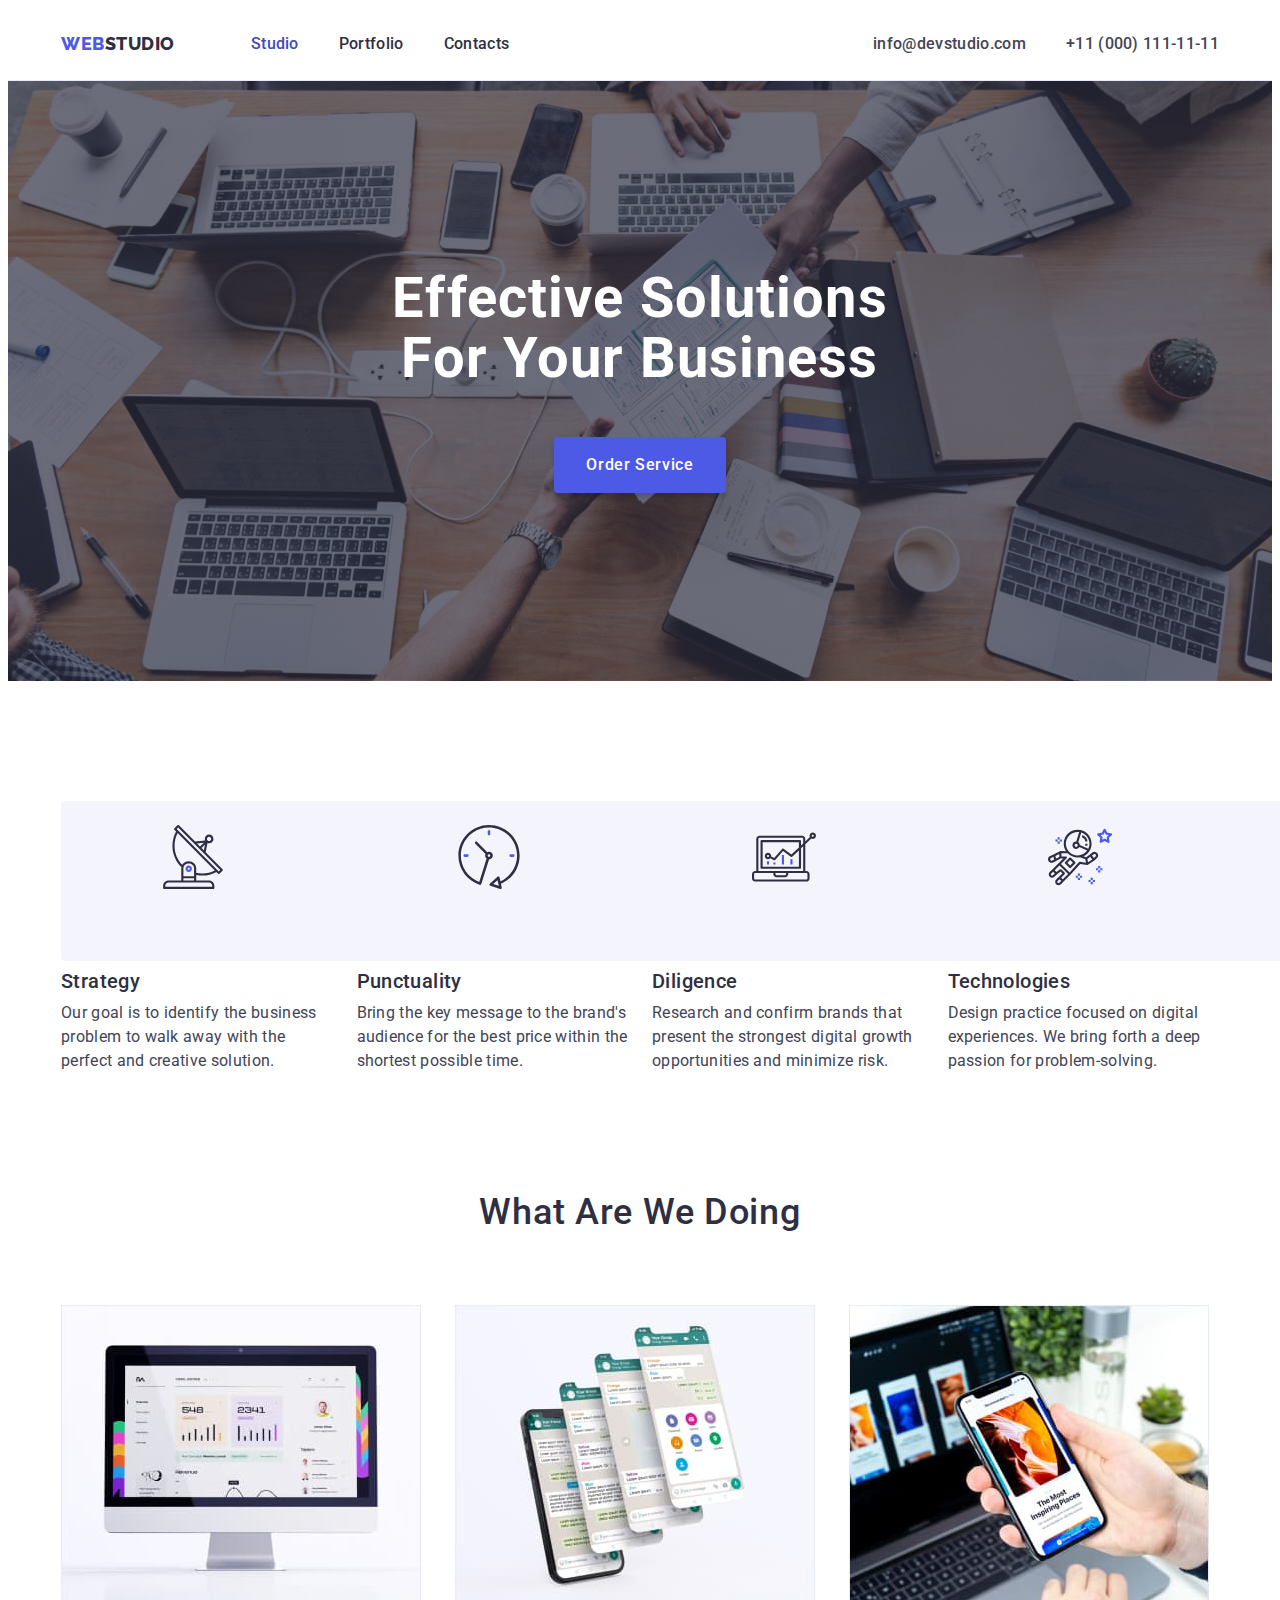
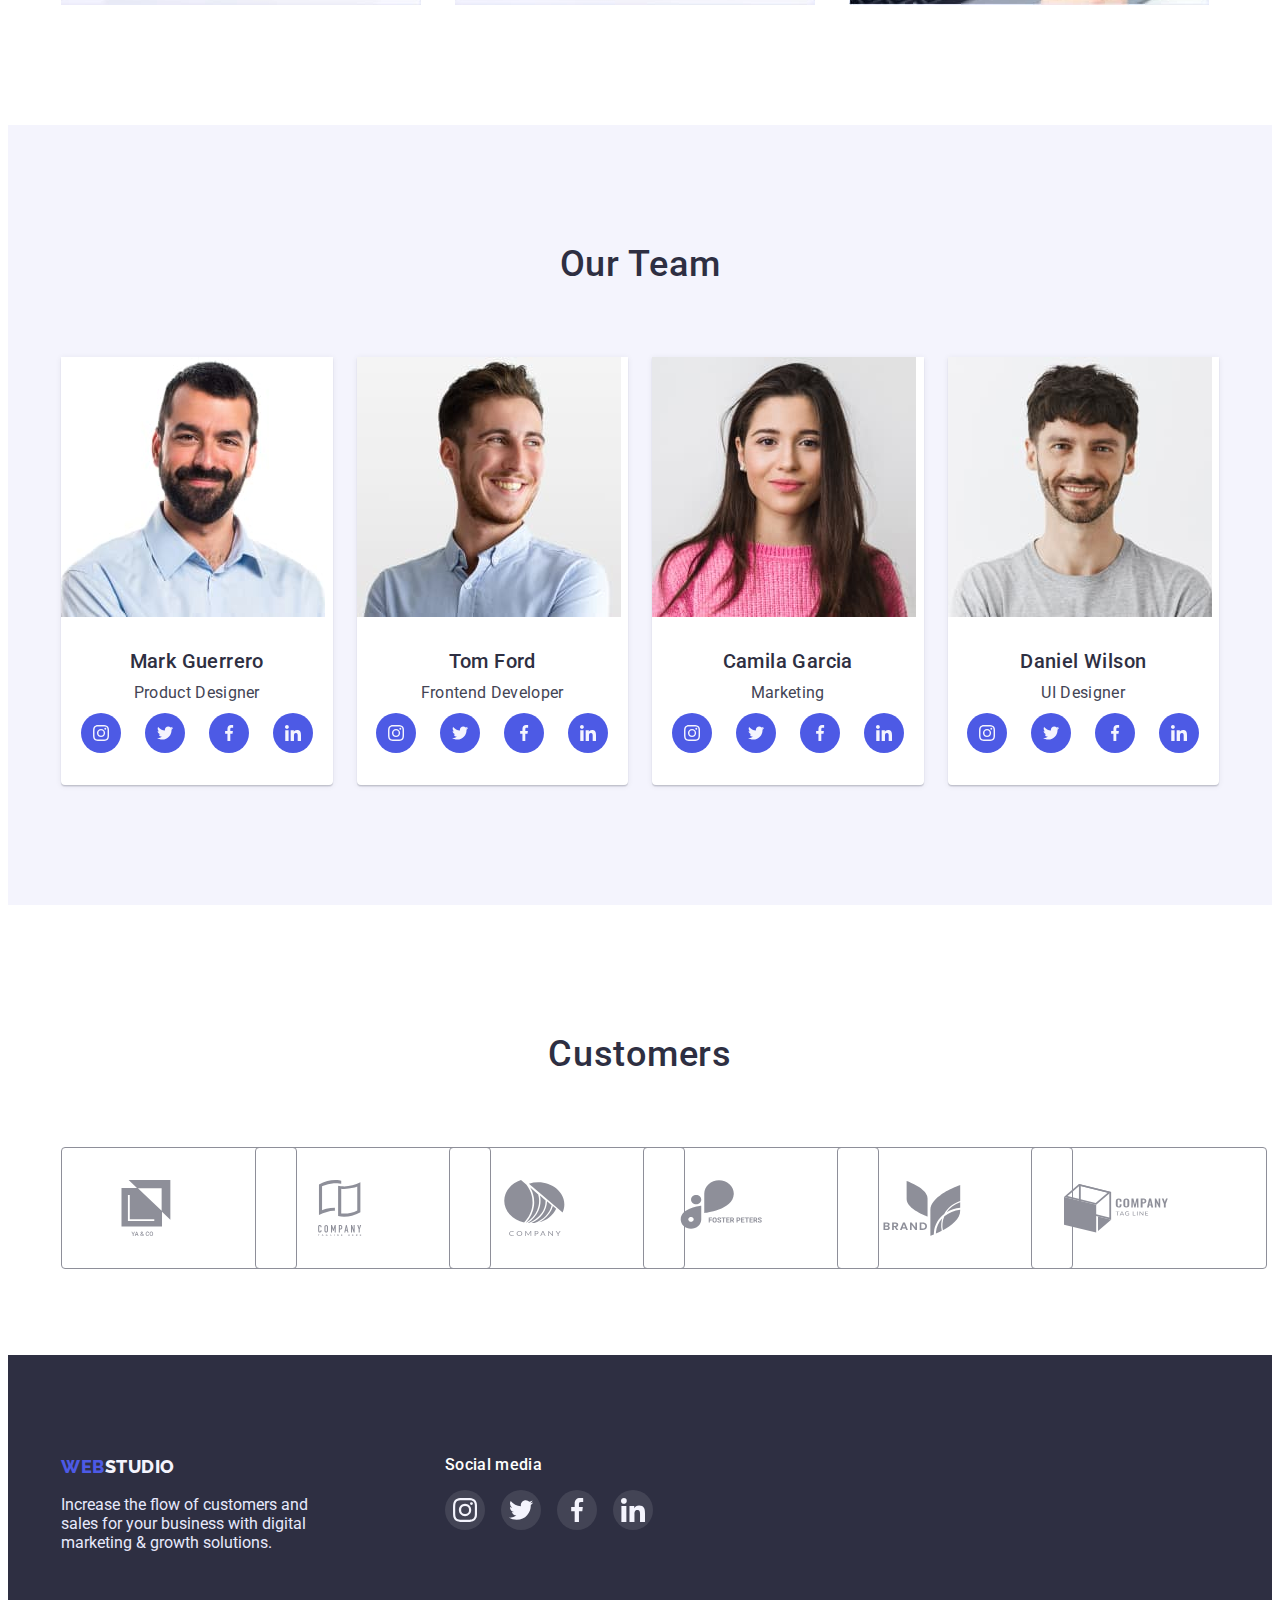
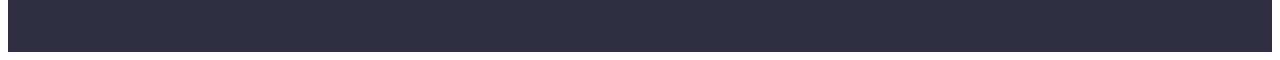
<file: index.html>
<!DOCTYPE html>
<html lang="en">
  <head>
    <meta charset="UTF-8" />
    <meta http-equiv="X-UA-Compatible" content="IE=edge" />
    <meta name="viewport" content="width=device-width, initial-scale=1.0" />
    <link rel="preconnect" href="https://fonts.googleapis.com" />
    <link rel="preconnect" href="https://fonts.gstatic.com" crossorigin />
    <link
      href="https://fonts.googleapis.com/css2?family=Raleway:wght@800&family=Roboto:wght@400;500;700;900&display=swap"
      rel="stylesheet"
    />
    <title>Web Studio</title>
    <link
      rel="stylesheet"
      href="https://cdnjs.cloudflare.com/ajax/libs/modern-normalize/1.1.0/modern-normalize.min.css"
      integrity="sha512-wpPYUAdjBVSE4KJnH1VR1HeZfpl1ub8YT/NKx4PuQ5NmX2tKuGu6U/JRp5y+Y8XG2tV+wKQpNHVUX03MfMFn9Q=="
      crossorigin="anonymous"
      referrerpolicy="no-referrer"
    />
    <link rel="stylesheet" href="./css/styles.css" />
  </head>
  <body>
    <header class="header">
      <div class="container header-container">
        <nav class="navigation">
          <a class="navigation-logo logo link" href="./index.html">
            <span class="logo-part">Web</span>Studio</a
          >
          <ul class="navigation-list list">
            <li class="item">
              <a class="navigation-link current link" href="./index.html"
                >Studio</a
              >
            </li>
            <li class="item">
              <a class="navigation-link link" href="./portfolio.html"
                >Portfolio</a
              >
            </li>
            <li class="item">
              <a class="navigation-link link" href="#">Contacts</a>
            </li>
          </ul>
        </nav>
        <ul class="contacts-list list">
          <li class="item">
            <a class="contacts-link link" href="mailto:info@devstudio.com"
              >info@devstudio.com</a
            >
          </li>
          <li class="item">
            <a class="contacts-link link" href="tel:+110001111111"
              >+11 (000) 111-11-11</a
            >
          </li>
        </ul>
      </div>
    </header>
    <main>
      <section class="hero section">
        <div class="container">
          <h1 class="hero-title title">
            Effective Solutions for Your Business
          </h1>
          <button class="hero-btn btn" type="button">Order Service</button>
        </div>
      </section>
      <section class="preferences section">
        <div class="container">
          <h2 class="preferences-title title visually-hidden">
            Our advantages
          </h2>
          <ul class="preferences-list list">
            <li class="item">
              <div class="preferences-wrap">
                <svg class="preferences-icon" width="64" height="64">
                  <use href="./images/icons.svg#icon-antenna"></use>
                </svg>
              </div>
              <h3 class="preferences-subtitle subtitle">Strategy</h3>
              <p class="preferences-text text">
                Our goal is to identify the business problem to walk away with
                the perfect and creative solution.
              </p>
            </li>
            <li class="item">
              <div class="preferences-wrap">
                <svg class="preferences-icon" width="64" height="64">
                  <use href="./images/icons.svg#icon-clock"></use>
                </svg>
              </div>
              <h3 class="preferences-subtitle subtitle">Punctuality</h3>
              <p class="preferences-text text">
                Bring the key message to the brand's audience for the best price
                within the shortest possible time.
              </p>
            </li>
            <li class="item">
              <div class="preferences-wrap">
                <svg class="preferences-icon" width="64" height="64">
                  <use href="./images/icons.svg#icon-diagram"></use>
                </svg>
              </div>
              <h3 class="preferences-subtitle subtitle">Diligence</h3>
              <p class="preferences-text text">
                Research and confirm brands that present the strongest digital
                growth opportunities and minimize risk.
              </p>
            </li>
            <li class="item">
              <div class="preferences-wrap">
                <svg class="preferences-icon" width="64" height="64">
                  <use href="./images/icons.svg#icon-astronaut"></use>
                </svg>
              </div>
              <h3 class="preferences-subtitle subtitle">Technologies</h3>
              <p class="preferences-text text">
                Design practice focused on digital experiences. We bring forth a
                deep passion for problem-solving.
              </p>
            </li>
          </ul>
        </div>
      </section>
      <section class="work section">
        <div class="container">
          <h2 class="work-title title">What are we doing</h2>
          <ul class="work-list list">
            <li class="item">
              <img
                src="./images/img-1.jpg"
                alt="monitor"
                width="360"
                height="300"
              />
            </li>
            <li class="item">
              <img
                src="./images/img-2.jpg"
                alt="application"
                width="360"
                height="300"
              />
            </li>
            <li class="item">
              <img
                src="./images/img-3.jpg"
                alt="mobile"
                width="360"
                height="290"
              />
            </li>
          </ul>
        </div>
      </section>
      <section class="team section">
        <div class="container">
          <h2 class="team-title title">Our Team</h2>
          <ul class="team-list list">
            <li class="item">
              <img
                src="./images/img-mark-guerrero.jpg"
                alt="Mark Guerrero"
                width="264"
                height="260"
              />
              <div class="card-wrap">
                <h3 class="team-name subtitle">Mark Guerrero</h3>
                <p class="team-position text">Product Designer</p>
                <ul class="team-soc-list list">
                  <li class="team-soc-item">
                    <a
                      class="team-soc-link link"
                      aria-label="instagram"
                      href=""
                    >
                      <svg class="team-soc-icon" width="16" height="16">
                        <use href="./images/icons.svg#icon-instagram"></use>
                      </svg>
                    </a>
                  </li>
                  <li class="team-soc-item">
                    <a class="team-soc-link link" aria-label="twitter" href="">
                      <svg class="team-soc-icon" width="16" height="16">
                        <use href="./images/icons.svg#icon-twitter"></use>
                      </svg>
                    </a>
                  </li>
                  <li class="team-soc-item">
                    <a class="team-soc-link link" aria-label="facebook" href="">
                      <svg class="team-soc-icon" width="16" height="16">
                        <use href="./images/icons.svg#icon-facebook"></use>
                      </svg>
                    </a>
                  </li>
                  <li class="team-soc-item">
                    <a class="team-soc-link link" aria-label="linkedin" href="">
                      <svg class="team-soc-icon" width="16" height="16">
                        <use href="./images/icons.svg#icon-linkedin"></use>
                      </svg>
                    </a>
                  </li>
                </ul>
              </div>
            </li>
            <li class="item">
              <img
                src="./images/img-tom-ford.jpg"
                alt="Tom Ford"
                width="264"
                height="260"
              />
              <div class="card-wrap">
                <h3 class="team-name subtitle">Tom Ford</h3>
                <p class="team-position text">Frontend Developer</p>
                <ul class="team-soc-list list">
                  <li class="team-soc-item">
                    <a
                      class="team-soc-link link"
                      aria-label="instagram"
                      href=""
                    >
                      <svg class="team-soc-icon" width="16" height="16">
                        <use href="./images/icons.svg#icon-instagram"></use>
                      </svg>
                    </a>
                  </li>
                  <li class="team-soc-item">
                    <a class="team-soc-link link" aria-label="twitter" href="">
                      <svg class="team-soc-icon" width="16" height="16">
                        <use href="./images/icons.svg#icon-twitter"></use>
                      </svg>
                    </a>
                  </li>
                  <li class="team-soc-item">
                    <a class="team-soc-link link" aria-label="facebook" href="">
                      <svg class="team-soc-icon" width="16" height="16">
                        <use href="./images/icons.svg#icon-facebook"></use>
                      </svg>
                    </a>
                  </li>
                  <li class="team-soc-item">
                    <a class="team-soc-link link" aria-label="linkedin" href="">
                      <svg class="team-soc-icon" width="16" height="16">
                        <use href="./images/icons.svg#icon-linkedin"></use>
                      </svg>
                    </a>
                  </li>
                </ul>
              </div>
            </li>
            <li class="item">
              <img
                src="./images/img-camila-garcia.jpg"
                alt="Camila Garcia"
                width="264"
                height="260"
              />
              <div class="card-wrap">
                <h3 class="team-name subtitle">Camila Garcia</h3>
                <p class="team-position text">Marketing</p>
                <ul class="team-soc-list list">
                  <li class="team-soc-item">
                    <a
                      class="team-soc-link link"
                      aria-label="instagram"
                      href=""
                    >
                      <svg class="team-soc-icon" width="16" height="16">
                        <use href="./images/icons.svg#icon-instagram"></use>
                      </svg>
                    </a>
                  </li>
                  <li class="team-soc-item">
                    <a class="team-soc-link link" aria-label="twitter" href="">
                      <svg class="team-soc-icon" width="16" height="16">
                        <use href="./images/icons.svg#icon-twitter"></use>
                      </svg>
                    </a>
                  </li>
                  <li class="team-soc-item">
                    <a class="team-soc-link link" aria-label="facebook" href="">
                      <svg class="team-soc-icon" width="16" height="16">
                        <use href="./images/icons.svg#icon-facebook"></use>
                      </svg>
                    </a>
                  </li>
                  <li class="team-soc-item">
                    <a class="team-soc-link link" aria-label="linkedin" href="">
                      <svg class="team-soc-icon" width="16" height="16">
                        <use href="./images/icons.svg#icon-linkedin"></use>
                      </svg>
                    </a>
                  </li>
                </ul>
              </div>
            </li>
            <li class="item">
              <img
                src="./images/img-daniel-wilson.jpg"
                alt="Daniel Wilson"
                width="264"
                height="260"
              />
              <div class="card-wrap">
                <h3 class="team-name subtitle">Daniel Wilson</h3>
                <p class="team-position text">UI Designer</p>
                <ul class="team-soc-list list">
                  <li class="team-soc-item">
                    <a
                      class="team-soc-link link"
                      aria-label="instagram"
                      href=""
                    >
                      <svg class="team-soc-icon" width="16" height="16">
                        <use href="./images/icons.svg#icon-instagram"></use>
                      </svg>
                    </a>
                  </li>
                  <li class="team-soc-item">
                    <a class="team-soc-link link" aria-label="twitter" href="">
                      <svg class="team-soc-icon" width="16" height="16">
                        <use href="./images/icons.svg#icon-twitter"></use>
                      </svg>
                    </a>
                  </li>
                  <li class="team-soc-item">
                    <a class="team-soc-link link" aria-label="facebook" href="">
                      <svg class="team-soc-icon" width="16" height="16">
                        <use href="./images/icons.svg#icon-facebook"></use>
                      </svg>
                    </a>
                  </li>
                  <li class="team-soc-item">
                    <a class="team-soc-link link" aria-label="linkedin" href="">
                      <svg class="team-soc-icon" width="16" height="16">
                        <use href="./images/icons.svg#icon-linkedin"></use>
                      </svg>
                    </a>
                  </li>
                </ul>
              </div>
            </li>
          </ul>
        </div>
      </section>
      <section class="customers section">
        <div class="container">
          <h2 class="customers-title title">Customers</h2>
          <ul class="customers-list list">
            <li class="customers-item">
              <a class="customers-link link" href="">
                <svg class="customers-icon" width="104" height="56">
                  <use href="./images/icons.svg#icon-ya-co"></use>
                </svg>
              </a>
            </li>
            <li class="customers-item">
              <a class="customers-link link" href="">
                <svg class="customers-icon" width="104" height="56">
                  <use href="./images/icons.svg#icon-tagline-here"></use>
                </svg>
              </a>
            </li>
            <li class="customers-item">
              <a class="customers-link link" href="">
                <svg class="customers-icon" width="104" height="56">
                  <use href="./images/icons.svg#icon-company"></use>
                </svg>
              </a>
            </li>
            <li class="customers-item">
              <a class="customers-link link" href="">
                <svg class="customers-icon" width="104" height="56">
                  <use href="./images/icons.svg#icon-foster-peters"></use>
                </svg>
              </a>
            </li>
            <li class="customers-item">
              <a class="customers-link link" href="">
                <svg class="customers-icon" width="104" height="56">
                  <use href="./images/icons.svg#icon-brand"></use>
                </svg>
              </a>
            </li>
            <li class="customers-item">
              <a class="customers-link link" href="">
                <svg class="customers-icon" width="104" height="56">
                  <use href="./images/icons.svg#icon-tag-line"></use>
                </svg>
              </a>
            </li>
          </ul>
        </div>
      </section>
    </main>
    <footer class="footer section">
      <div class="container footer-wrap">
        <div class="footer-logo-wrap">
          <a class="footer-logo logo link" href="./index.html">
            <span class="logo-part">Web</span>Studio</a
          >
          <p class="footer-text">
            Increase the flow of customers and sales for your business with
            digital marketing & growth solutions.
          </p>
        </div>
         <div class="footer-media-wrap">
        <h2 class="foter-subtitle subtitle">Social media</h2>
        <ul class="footer-media-list list">
          <li class="footer-media-item">
            <a href="" class="footer-media-link link">
              <svg class="footer-media-icon" width="24" height="24">
                <use href="./images/icons.svg#icon-instagram"></use>
              </svg>
            </a>
          </li>
          <li class="footer-media-item"><a href="" class="footer-media-link link">
             <svg class="footer-media-icon" width="24" height="24">
                <use href="./images/icons.svg#icon-twitter"></use>
              </svg>
          </a></li>
          <li class="footer-media-item"><a href="" class="footer-media-link link">
             <svg class="footer-media-icon" width="24" height="24">
                <use href="./images/icons.svg#icon-facebook"></use>
              </svg>
          </a></li>
          <li class="footer-media-item"><a href="" class="footer-media-link link">
             <svg class="footer-media-icon" width="24" height="24">
                <use href="./images/icons.svg#icon-linkedin"></use>
              </svg>
          </a></li>
        </ul>
      </div>
      </div>
     
    </footer>
  </body>
</html>
</file>
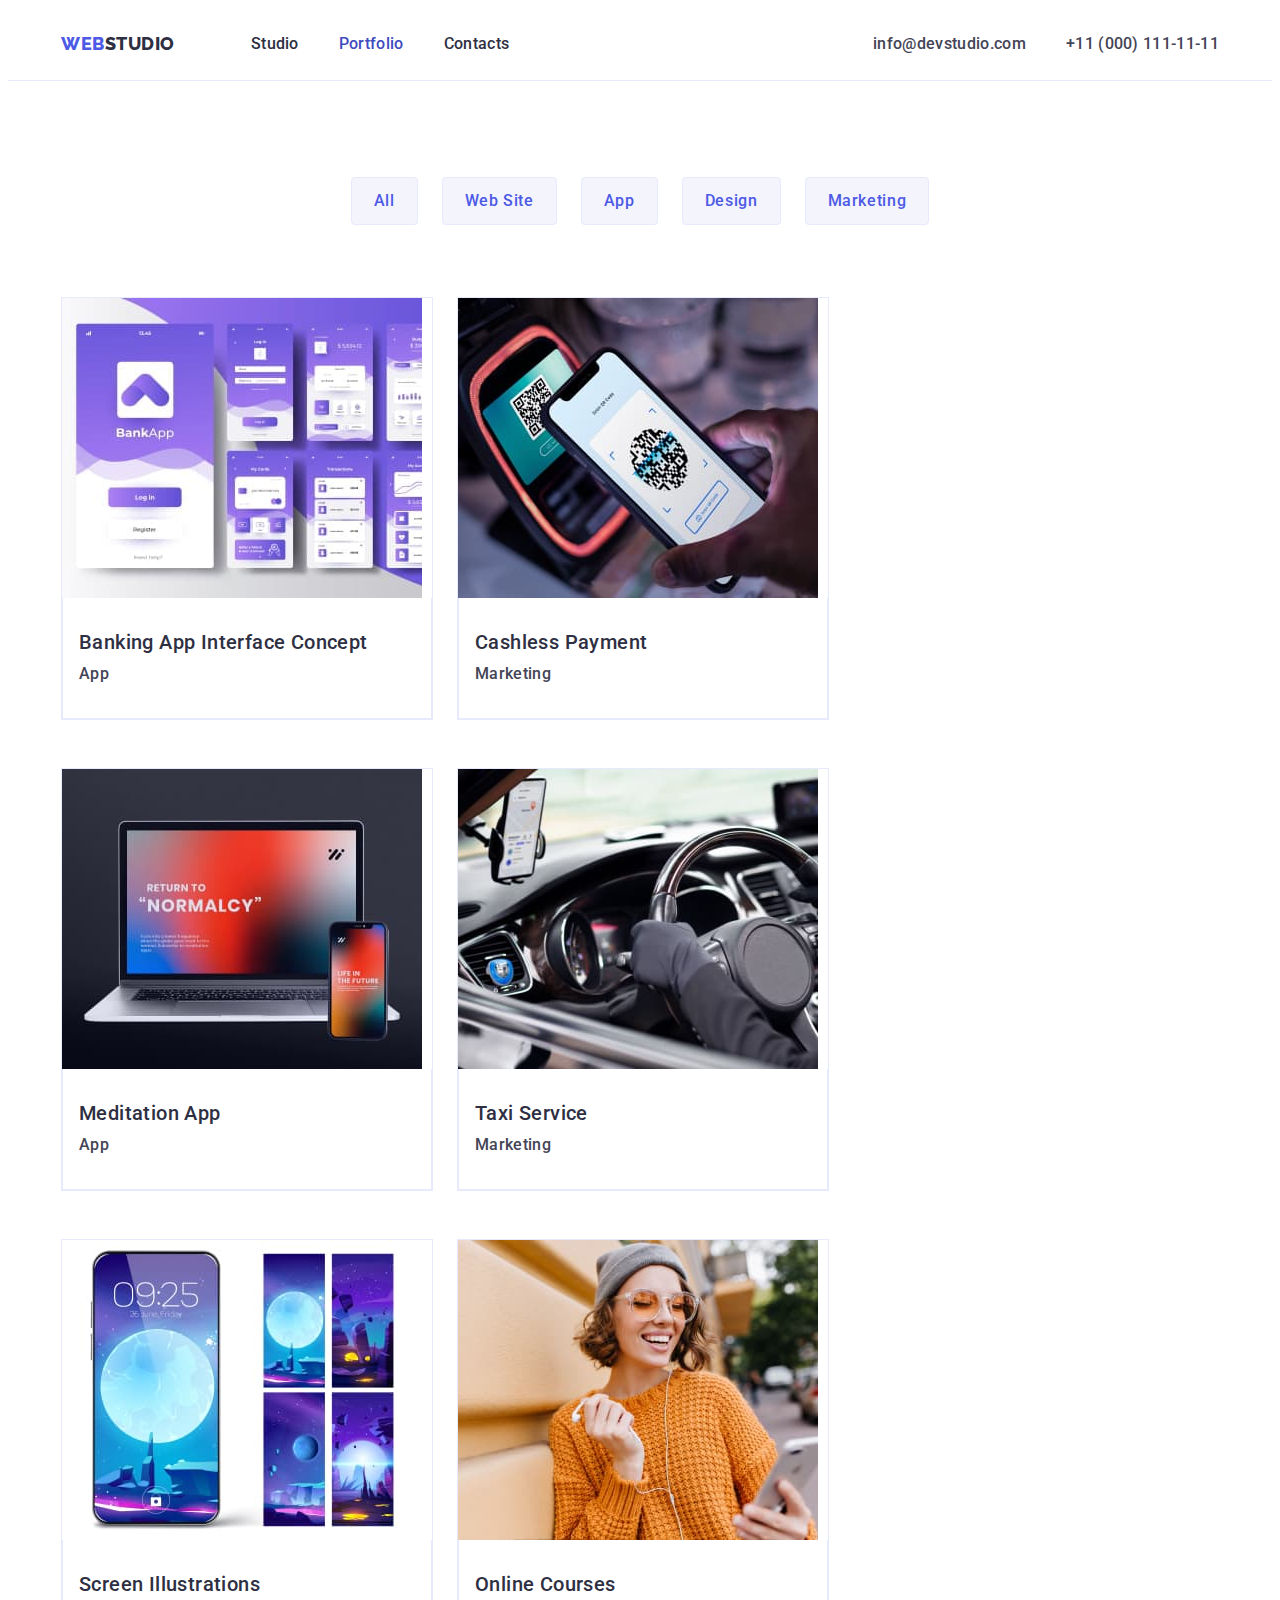
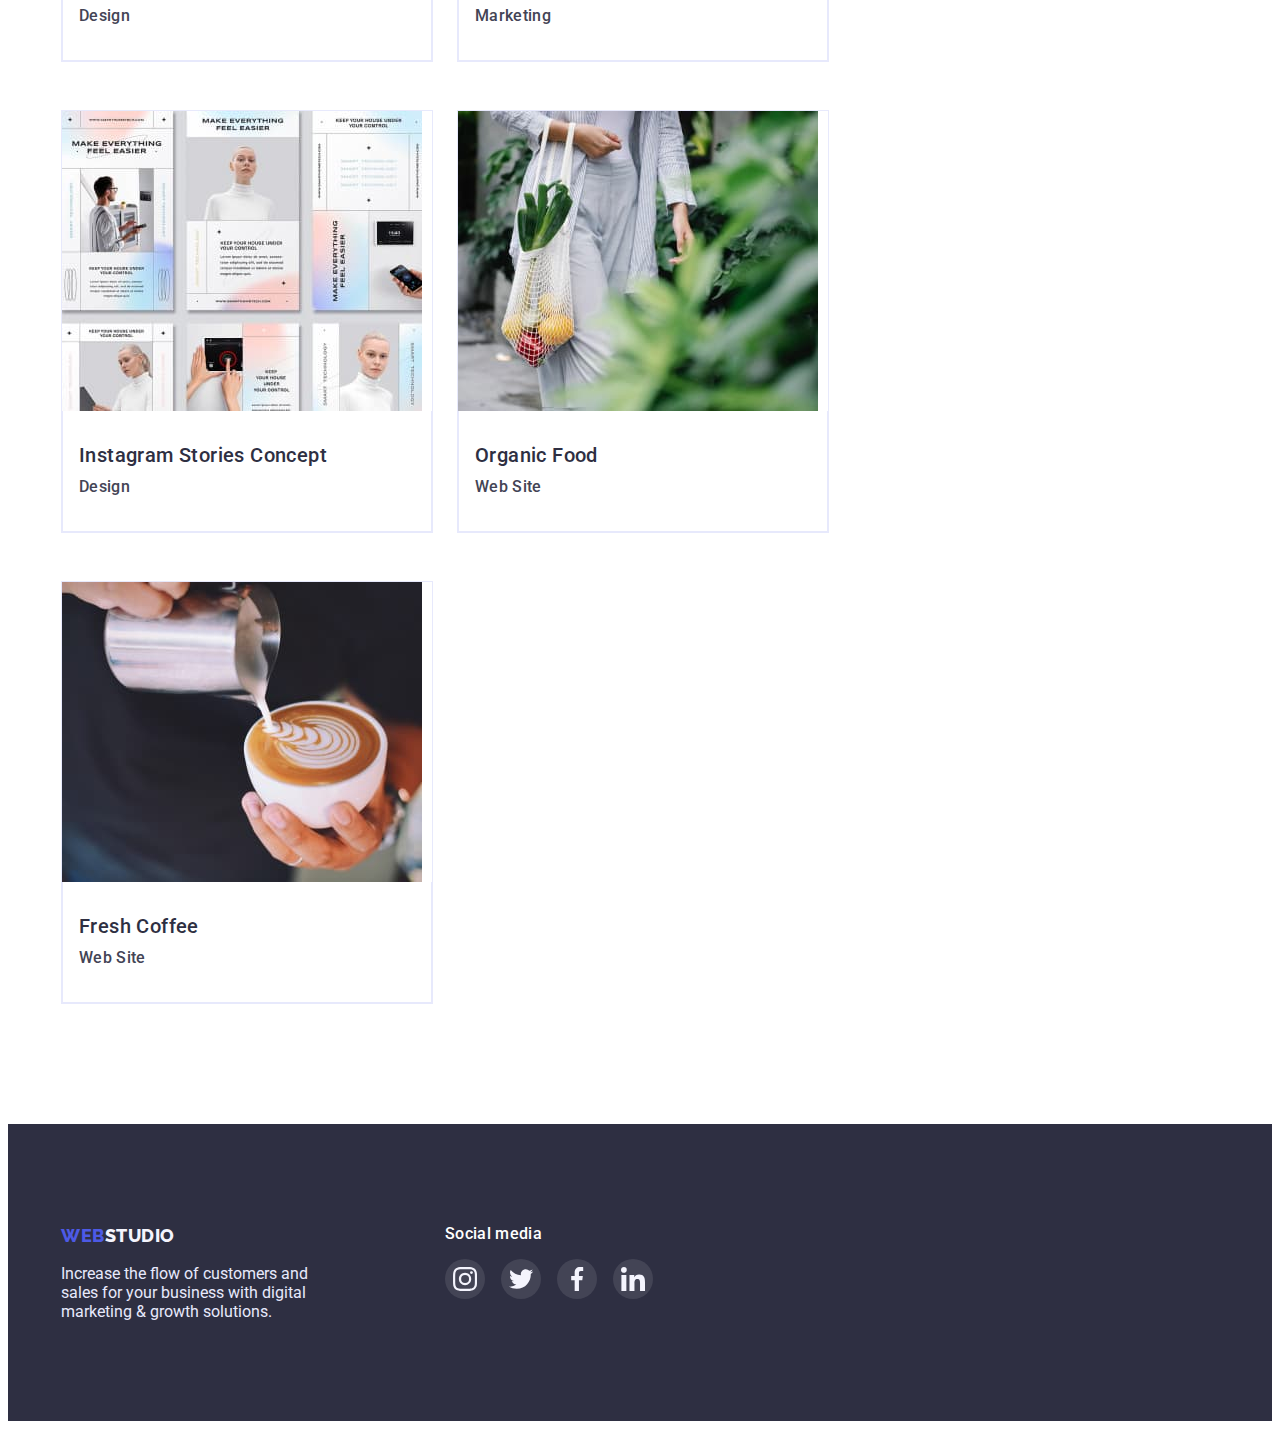
<file: portfolio.html>
<!DOCTYPE html>
<html lang="en">
  <head>
    <meta charset="UTF-8" />
    <meta http-equiv="X-UA-Compatible" content="IE=edge" />
    <meta name="viewport" content="width=device-width, initial-scale=1.0" />
    <link rel="preconnect" href="https://fonts.googleapis.com" />
    <link rel="preconnect" href="https://fonts.gstatic.com" crossorigin />
    <link
      href="https://fonts.googleapis.com/css2?family=Raleway:wght@800&family=Roboto:wght@400;500;700;900&display=swap"
      rel="stylesheet"
    />
    <title>Web Studio</title>
    <link
      rel="stylesheet"
      href="https://cdnjs.cloudflare.com/ajax/libs/modern-normalize/1.1.0/modern-normalize.min.css"
      integrity="sha512-wpPYUAdjBVSE4KJnH1VR1HeZfpl1ub8YT/NKx4PuQ5NmX2tKuGu6U/JRp5y+Y8XG2tV+wKQpNHVUX03MfMFn9Q=="
      crossorigin="anonymous"
      referrerpolicy="no-referrer"
    />
    <link rel="stylesheet" href="./css/styles.css" />
  </head>
  <body>
    <header class="header">
      <div class="container header-container">
        <nav class="navigation">
          <a class="navigation-logo logo link" href="./index.html">
            <span class="logo-part">Web</span>Studio</a
          >
          <ul class="navigation-list list">
            <li class="item">
              <a class="navigation-link link" href="./index.html">Studio</a>
            </li>
            <li class="item">
              <a class="navigation-link current link" href="./portfolio.html"
                >Portfolio</a
              >
            </li>
            <li class="item">
              <a class="navigation-link link" href="#">Contacts</a>
            </li>
          </ul>
        </nav>
        <ul class="contacts-list list">
          <li class="item">
            <a class="contacts-link link" href="mailto:info@devstudio.com"
              >info@devstudio.com</a
            >
          </li>
          <li class="item">
            <a class="contacts-link link" href="tel:+110001111111"
              >+11 (000) 111-11-11</a
            >
          </li>
        </ul>
      </div>
    </header>
    <main>
      <section class="portfolio section">
        <div class="container">
          <h1 class="portfolio-title title visually-hidden">Portfolio</h1>
          <ul class="filter-list list">
            <li class="item"><button class="btn" type="button">All</button></li>
            <li class="item">
              <button class="btn" type="button">Web Site</button>
            </li>
            <li class="item"><button class="btn" type="button">App</button></li>
            <li class="item">
              <button class="btn" type="button">Design</button>
            </li>
            <li class="item">
              <button class="btn" type="button">Marketing</button>
            </li>
          </ul>
          <ul class="portfolio-list list">
            <li class="item">
              <a class="portfolio-link link" href="#">
                <img
                  src="./images/img-banking.jpg"
                  alt="Banking App Interface Concept"
                  width="360"
                  height="300"
                />
                <div class="text-wrap">
                  <h2 class="portfolio-subtitle subtitle">
                    Banking App Interface Concept
                  </h2>
                  <p class="portfolio-type text">App</p>
                </div>
              </a>
            </li>
            <li class="item">
              <a class="portfolio-link link" href="#">
                <img
                  src="./images/img-cashless.jpg"
                  alt="Cashless Payment"
                  width="360"
                  height="300"
                />
                <div class="text-wrap">
                  <h2 class="portfolio-subtitle subtitle">Cashless Payment</h2>
                  <p class="portfolio-type text">Marketing</p>
                </div>
              </a>
            </li>
            <li class="item">
              <a class="portfolio-link link" href="#">
                <img
                  src="./images/img-meditation.jpg"
                  alt="Meditation App"
                  width="360"
                  height="300"
                />
                <div class="text-wrap">
                  <h2 class="portfolio-subtitle subtitle">Meditation App</h2>
                  <p class="portfolio-type text">App</p>
                </div>
              </a>
            </li>
            <li class="item">
              <a class="portfolio-link link" href="#">
                <img
                  src="./images/img-taxi.jpg"
                  alt="Taxi Service"
                  width="360"
                  height="300"
                />
                <div class="text-wrap">
                  <h2 class="portfolio-subtitle subtitle">Taxi Service</h2>
                  <p class="portfolio-type text">Marketing</p>
                </div>
              </a>
            </li>
            <li class="item">
              <a class="portfolio-link link" href="#">
                <img
                  src="./images/img-screen.jpg"
                  alt="Screen Illustrations"
                  width="360"
                  height="300"
                />
                <div class="text-wrap">
                  <h2 class="portfolio-subtitle subtitle">
                    Screen Illustrations
                  </h2>
                  <p class="portfolio-type text">Design</p>
                </div>
              </a>
            </li>
            <li class="item">
              <a class="portfolio-link link" href="#">
                <img
                  src="./images/img-courses.jpg"
                  alt="Online Courses"
                  width="360"
                  height="300"
                />
                <div class="text-wrap">
                  <h2 class="portfolio-subtitle subtitle">Online Courses</h2>
                  <p class="portfolio-type text">Marketing</p>
                </div>
              </a>
            </li>
            <li class="item">
              <a class="portfolio-link link" href="#">
                <img
                  src="./images/img-instagram.jpg"
                  alt="Instagram Stories Concept"
                  width="360"
                  height="300"
                />
                <div class="text-wrap">
                  <h2 class="portfolio-subtitle subtitle">
                    Instagram Stories Concept
                  </h2>
                  <p class="portfolio-type text">Design</p>
                </div>
              </a>
            </li>
            <li class="item">
              <a class="portfolio-link link" href="#">
                <img
                  src="./images/img-food.jpg"
                  alt="Organic Food"
                  width="360"
                  height="300"
                />
                <div class="text-wrap">
                  <h2 class="portfolio-subtitle subtitle">Organic Food</h2>
                  <p class="portfolio-type text">Web Site</p>
                </div>
              </a>
            </li>
            <li class="item">
              <a class="portfolio-link link" href="#">
                <img
                  src="./images/img-coffee.jpg"
                  alt="Fresh Coffee"
                  width="360"
                  height="300"
                />
                <div class="text-wrap">
                  <h2 class="portfolio-subtitle subtitle">Fresh Coffee</h2>
                  <p class="portfolio-type text">Web Site</p>
                </div>
              </a>
            </li>
          </ul>
        </div>
      </section>
    </main>
    <footer class="footer section">
      <div class="container footer-wrap">
        <div class="footer-logo-wrap">
          <a class="footer-logo logo link" href="./index.html">
            <span class="logo-part">Web</span>Studio</a
          >
          <p class="footer-text">
            Increase the flow of customers and sales for your business with
            digital marketing & growth solutions.
          </p>
        </div>
        <div class="footer-media-wrap">
          <h2 class="foter-subtitle subtitle">Social media</h2>
          <ul class="footer-media-list list">
            <li class="footer-media-item">
              <a href="" class="footer-media-link link">
                <svg class="footer-media-icon" width="24" height="24">
                  <use href="./images/icons.svg#icon-instagram"></use>
                </svg>
              </a>
            </li>
            <li class="footer-media-item">
              <a href="" class="footer-media-link link">
                <svg class="footer-media-icon" width="24" height="24">
                  <use href="./images/icons.svg#icon-twitter"></use>
                </svg>
              </a>
            </li>
            <li class="footer-media-item">
              <a href="" class="footer-media-link link">
                <svg class="footer-media-icon" width="24" height="24">
                  <use href="./images/icons.svg#icon-facebook"></use>
                </svg>
              </a>
            </li>
            <li class="footer-media-item">
              <a href="" class="footer-media-link link">
                <svg class="footer-media-icon" width="24" height="24">
                  <use href="./images/icons.svg#icon-linkedin"></use>
                </svg>
              </a>
            </li>
          </ul>
        </div>
      </div>
    </footer>
  </body>
</html>
</file>
<file: css/styles.css>
:root {
  --card-set-gap: 24px;

  --main-text-color: #2e2f42;
  --second-text-color: #434455;
  --hover-link-color: #404bbf;
  --logo-brand-color: #4d5ae5;
  --white-text-color: #ffffff;
  --footer-logo-color: #f4f4fd;
  --footer-text-color: #e7e9fc;
  --social-link-color: #f4f4fd;
  --customers-linc-color: #8e8f99;

  --main-background-color: #ffffff;
  --second-background-color: #f4f4fd;
  --btn-background-color: #4d5ae5;
  --hover-background-color: #404bbf;
  --dark-background-color: #2e2f42;
  --social-link-background-color: #4d5ae5;
  --footer-media-background-color: rgba(255, 255, 255, 0.1);
  --footer-hover-media-background-color: #31d0aa;

  --border-color: #e7e9fc;
  --hover-border-color: #F4F4FD;
}

*,
*::before,
*::after {
  list-style: none;
}

p,
h1,
h2,
h3,
h4,
h5,
h6 {
  margin: 0;
}

ul,
ol {
  margin: 0;
  padding-left: 0;
}

img {
  display: block;
  max-width: 100%;
  height: auto;
}

body {
  font-family: "Roboto", sans-serif;
  color: var(--main-text-color);
  background-color: var(--main-background-color);
}

.visually-hidden {
  position: absolute;
  width: 1px;
  height: 1px;
  margin: -1px;
  border: 0;
  padding: 0;

  white-space: nowrap;
  clip-path: inset(100%);
  clip: rect(0 0 0 0);
  overflow: hidden;
}

.list {
}

.link {
  font-weight: 500;
  font-size: 16px;
  line-height: 1.5;
  letter-spacing: 0.02em;
  text-decoration: none;

  color: inherit;
}

.link:hover,
.link:focus {
  color: var(--hover-link-color);
}

.logo {
  display: flex;
  max-width: 115px;
  align-items: center;

  font-family: "Raleway", sans-serif;
  font-weight: 800;
  font-size: 18px;
  line-height: 1.33;
  letter-spacing: 0.03em;
  text-transform: uppercase;
}

.btn {
  display: block;
  align-items: center;
  justify-content: center;
  border-radius: 4px;

  font-family: inherit;
  font-weight: 500;
  font-size: 16px;
  letter-spacing: 0.04em;

  cursor: pointer;
}

.title {
  font-weight: 500;
  font-size: 36px;
  line-height: 1.11;
  text-align: center;
  letter-spacing: 0.02em;
  text-transform: capitalize;
}

.subtitle {
  font-weight: 500;
  font-size: 20px;
  line-height: 1.2;
  letter-spacing: 0.02em;
}

.text {
  font-size: 16px;
  line-height: 1.5;
  letter-spacing: 0.02em;
}

.container {
  width: 1158px;
  padding-left: 15px;
  padding-right: 15px;
  margin: 0 auto;
}

.section {
  padding-top: 120px;
  padding-bottom: 120px;
}

/* ----------HEADER------------ */

.header {
  border-bottom: 1px solid var(--border-color);
  
}

.header-container {
  display: flex;
  align-items: center;
  justify-content: space-between;
}

.navigation {
  display: flex;
}

.navigation-list {
  display: flex;
  margin-right: auto;
  gap: 40px;
}

.navigation-logo {
  margin-right: 76px;
  color: inherit;
  padding-top: 24px;
  padding-bottom: 24px;
}

.logo-part {
  color: var(--logo-brand-color);
}

.navigation-link {
  display: block;
  padding-top: 24px;
  padding-bottom: 24px;
}

.navigation-link.current {
  color: var(--hover-link-color);
}

.contacts-list {
  display: flex;
  gap: 40px;
}

.contacts-link {
  color: var(--second-text-color);
  padding-top: 24px;
  padding-bottom: 24px;
}
/* -----------HERO----------- */

.hero {
  padding-top: 188px;
  padding-bottom: 188px;

  background-color: var(--dark-background-color);
}

.hero.section {
  background-image: linear-gradient(
      rgba(46, 47, 66, 0.7),
      rgba(46, 47, 66, 0.7)
    ),
    url(../images/hero-bg.jpg);
  max-width: 1440px;
  background-repeat: no-repeat;
  background-position: center;
  background-size: cover;
}

.hero-title {
  margin: 0 auto 48px;
  max-width: 496px;
  text-align: center;

  font-size: 56px;
  font-weight: 700;
  line-height: 1.07;
  color: var(--white-text-color);
}

.hero-btn {
  min-width: 169px;
  height: 56px;
  margin: 0 auto;
  padding: 16px 32px;
  border: 0;

  line-height: 1.19;

  color: var(--white-text-color);
  background-color: var(--btn-background-color);
  box-shadow: 0px 4px 4px rgba(0, 0, 0, 0.15);
}

.hero-btn:hover,
.hero-btn:focus {
  background-color: var(--hover-background-color);
  box-shadow: 0px 4px 4px rgba(0, 0, 0, 0.15);
}

/* -----------PREFERENCES----------- */

.preferences-list {
  display: flex;
  gap: var(--card-set-gap);
}
.preferences .item {
  width: calc((100% - (3 * var(--card-set-gap))) / 4);
}

.preferences-wrap {
  width: 264px;
  height: 112px;
  padding: 24px 100px;
  background: var(--second-background-color);
  border-radius: 4px;
  margin-bottom: 8px;
}

.preferences-subtitle {
  margin-bottom: 8px;
}

.preferences-text {
  color: var(--second-text-color);
}

/* -----------WORK----------- */

.work {
  padding-top: 0px;
}

.work-title {
  margin-bottom: 72px;
}

.work-list {
  display: flex;
  gap: var(--card-set-gap);
}
.work-list .item {
  width: calc((100% - (2 * var(--card-set-gap))) / 3);
}

/* -----------TEAM----------- */

.team {
  background-color: var(--second-background-color);
}

.team-title {
  margin-bottom: 72px;
}

.team-list {
  display: flex;
  margin-left: calc(-1 * var(--card-set-gap));
}

.team-list > .item {
  flex-basis: calc(100% / 4 - var(--card-set-gap));
  margin-left: var(--card-set-gap);

  box-shadow: 0px 1px 6px rgba(46, 47, 66, 0.08),
    0px 1px 1px rgba(46, 47, 66, 0.16), 0px 2px 1px rgba(46, 47, 66, 0.08);
  border-radius: 0px 0px 4px 4px;

  background-color: var(--main-background-color);
}

.card-wrap {
  padding: 32px 16px;
}

.team-name {
  text-align: center;
  margin-bottom: 8px;
}

.team-position {
  text-align: center;
  color: var(--second-text-color);
  margin-bottom: 8px;
}

.team-soc-list {
  display: flex;
  justify-content: center;
  gap: var(--card-set-gap);
}

.team-soc-item {
  width: 40px;
  height: 40px;
}
.team-soc-link {
  display: flex;
  align-items: center;
  justify-content: center;
  width: 100%;
  height: 100%;
  background-color: var(--social-link-background-color);
  border-radius: 50%;
}

.team-soc-link:hover,
.team-soc-link:focus {
  background-color: var(--hover-background-color);
}

.team-soc-icon {
  fill: var(--social-link-color);
}
/* ----------CUSTOMERS--------- */

.customers {
  padding-top: 130px;
  padding-bottom: 120px;
}

.customers-title {
  margin-bottom: 72px;
}

.customers-list {
  display: flex;
  gap: var(--card-set-gap);
}

.customers-item {
  width: calc((100%-120px) / 6);
  height: 88px;
}
.customers-link {
  width: 100%;
  height: 100%;
  border: 1px solid var(--customers-linc-color);
  border-radius: 4px;
  display: flex;
  align-items: center;
  justify-items: center;
  padding: 16px 32px;
}

.customers-icon {
  fill: var(--customers-linc-color);
}

.customers-link:hover,
.customers-link:focus {
  border-color: var(--hover-link-color);
}

.customers-link:hover .customers-icon,
.customers-link:focus .customers-icon {
  fill: var(--hover-link-color);
}
/* -----------FOOTER----------- */

.footer {
  padding-top: 100px;
  padding-bottom: 100px;
  background-color: var(--dark-background-color);
}
.footer-wrap {
  display: flex;
}

.footer-logo {
  margin-bottom: 16px;
  color: var(--footer-logo-color);
}

.footer-text {
  width: 264px;
  color: var(--footer-text-color);
  margin-right: 120px;
}

.footer-media-wrap {
  width: 208px;
  height: 80px;
}
.foter-subtitle {
  color: var(--white-text-color);
  font-size: 16px;
  margin-bottom: 16px;
}
.footer-media-list {
  display: flex;
  justify-content: center;
  gap: 16px;
}

.footer-media-item {
  width: 40px;
  height: 40px;
}
.footer-media-link {
  display: flex;
  align-items: center;
  justify-content: center;
  width: 100%;
  height: 100%;
  background-color: var(--footer-media-background-color);
  border-radius: 50%;
}
.footer-media-link:hover,
.footer-media-link:focus {
  background-color: var(--footer-hover-media-background-color);
}

.footer-media-icon {
  fill: var(--social-link-color);
}

/* -----------PORTFOLIO----------- */
.portfolio {
  padding-top: 96px;
}

.filter-list {
  display: flex;
  gap: var(--card-set-gap);
  margin: 0 auto;
  margin-bottom: 72px;
  justify-content: center;
  width: 586px;
}

.filter-list .btn {
  display: flex;
  padding: 12px 22px;
  height: 48px;

  line-height: 1.5;
  color: var(--logo-brand-color);
  background-color: var(--second-background-color);
  border: 1px solid var(--border-color);
}

.filter-list .btn:hover,
.filter-list .btn:focus {
  color: var(--white-text-color);
  background-color: var(--hover-background-color);
  box-shadow: 0px 3px 1px rgba(0, 0, 0, 0.1), 0px 2px 1px rgba(0, 0, 0, 0.08),
    0px 2px 2px rgba(0, 0, 0, 0.12);
}

.portfolio-list {
  display: flex;
  flex-wrap: wrap;
  column-gap: var(--card-set-gap);
  row-gap: calc(2 * var(--card-set-gap));
}

.portfolio-list > .item {
  display: block;
  width: calc((100% - (2 * var(--card-set-gap))) / 3);
  border: 1px solid var(--border-color);
  background-color: var(--main-background-color);

}

.portfolio-list > .item:hover,
.portfolio-list > .item:focus {
  border: 0.5px solid var(--hover-border-color);
  box-shadow: 0px 1px 6px rgba(46, 47, 66, 0.08),
    0px 1px 1px rgba(46, 47, 66, 0.16), 0px 2px 1px rgba(46, 47, 66, 0.08);
}

.text-wrap {
  display: block;
  padding: 32px 16px 32px 16px;
  border: 1px solid var(--border-color);
  border-top: 0;
}

.portfolio-subtitle {
  margin-bottom: 8px;
}

.portfolio-type {
  color: var(--second-text-color);
}
</file>
